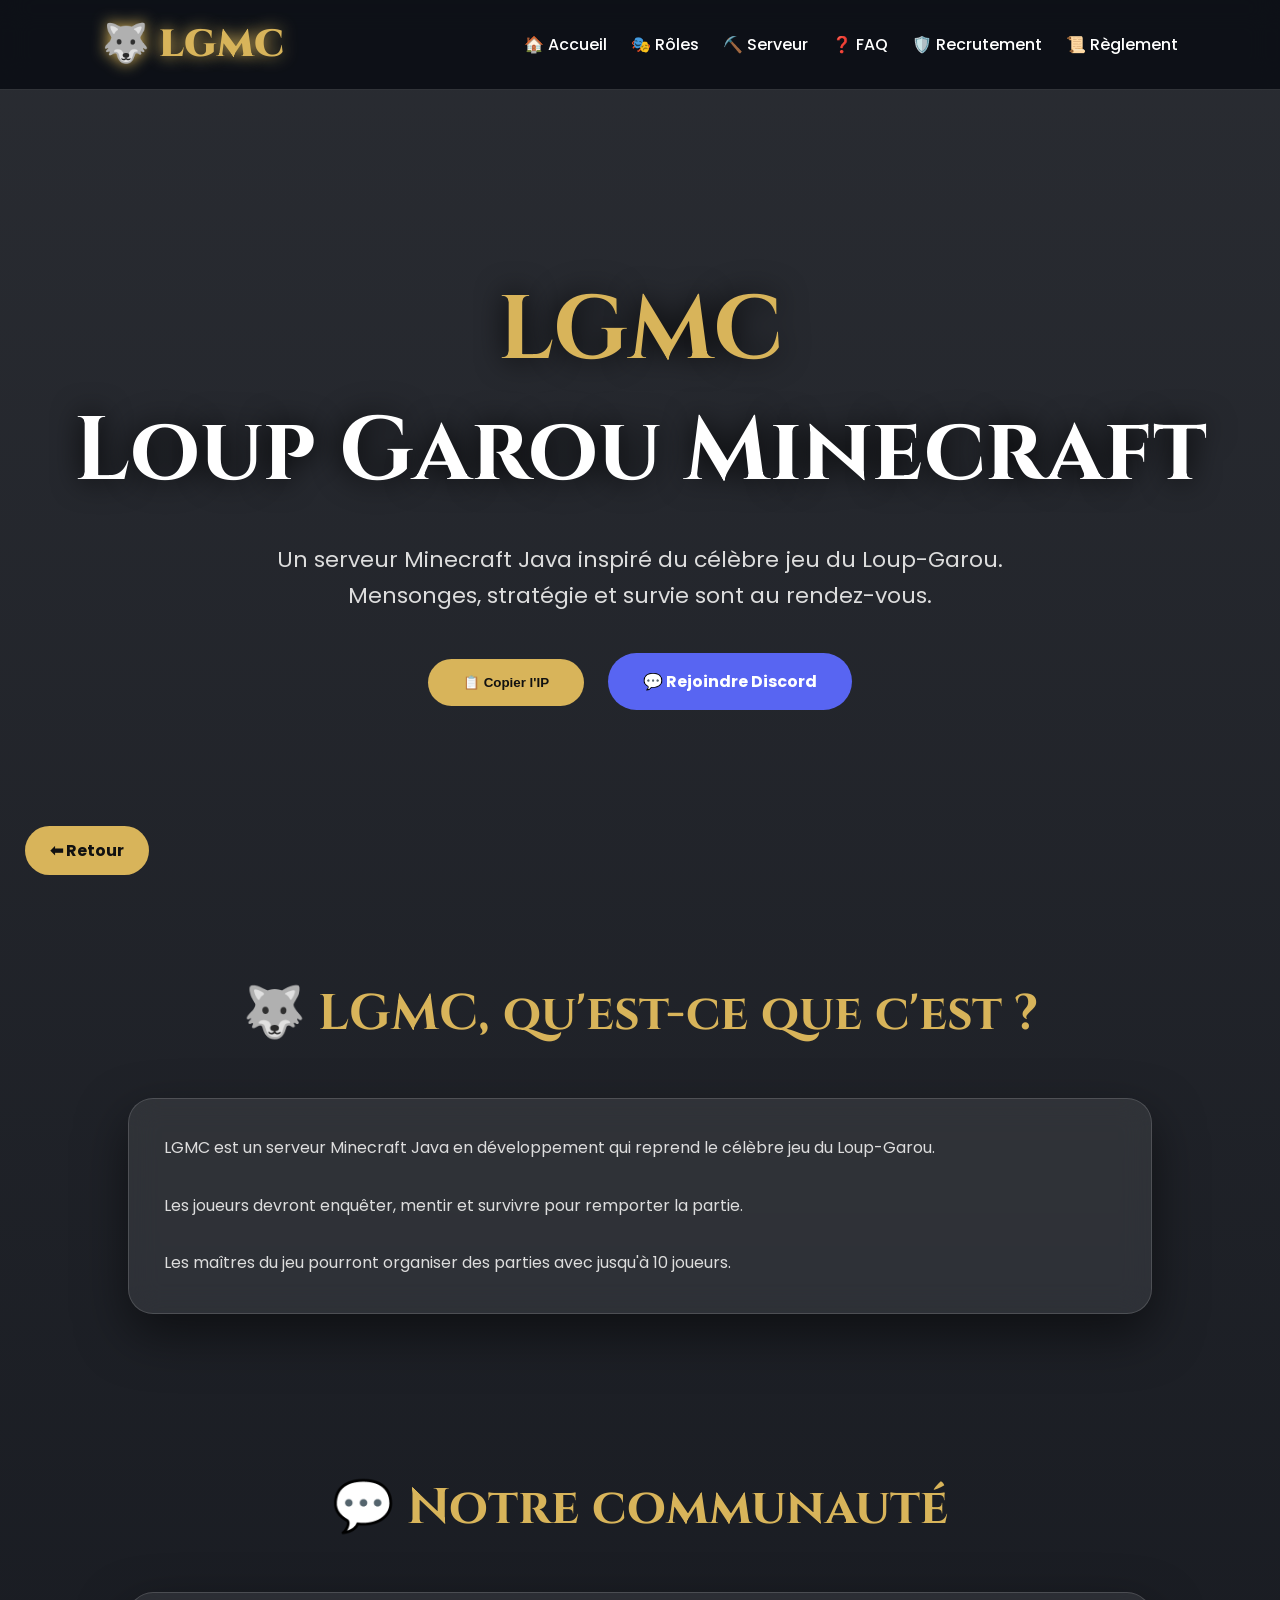
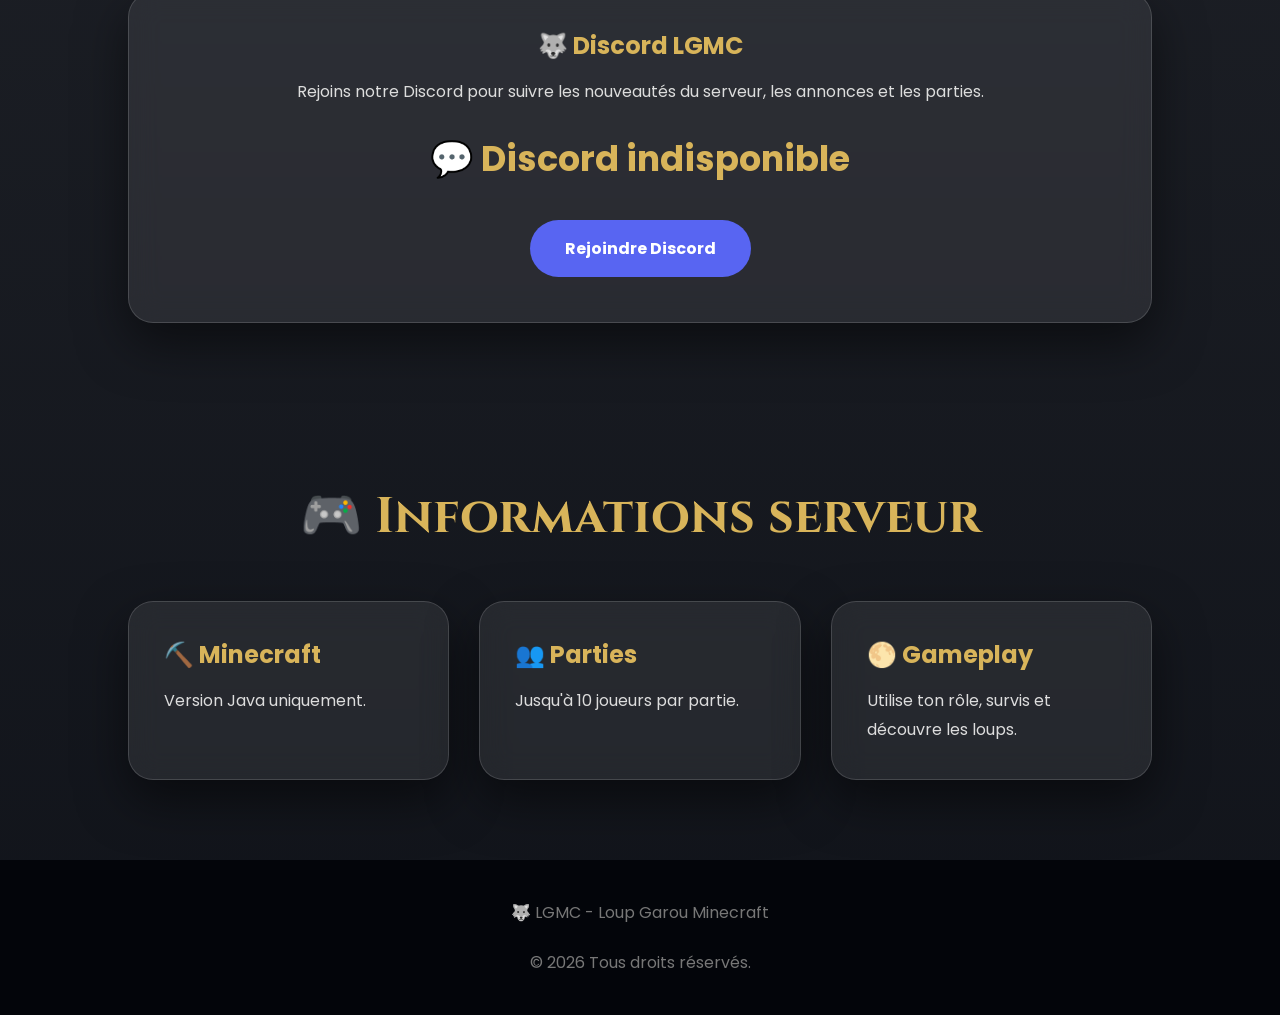
<file: index.html>
<!DOCTYPE html>
<html lang="fr">

<head>

<meta charset="UTF-8">

<meta name="viewport" content="width=device-width, initial-scale=1.0">


<title>🐺 LGMC - Loup Garou Minecraft</title>


<!-- Aperçu Discord -->

<meta property="og:title" content="🐺 LGMC - Loup Garou Minecraft">

<meta property="og:description" content="🌕 LGMC est un serveur Minecraft Java inspiré du célèbre jeu du Loup-Garou. Survis, bluffe et élimine tes ennemis !">

<meta property="og:url" content="https://creeper564.github.io/LGMC">

<meta property="og:type" content="website">

<meta name="theme-color" content="#d8b45a">



<link rel="stylesheet" href="css/style.css">


</head>


<body>



<!-- MENU -->


<nav>


<div class="logo">
🐺 LGMC
</div>



<div class="menu">

<a href="index.html">
🏠 Accueil
</a>


<a href="roles.html">
🎭 Rôles
</a>


<a href="serveur.html">
⛏️ Serveur
</a>


<a href="faq.html">
❓ FAQ
</a>


<a href="recrutement.html">
🛡️ Recrutement
</a>


<a href="reglement.html">
📜 Règlement
</a>


</div>


</nav>





<div id="notify">

✅ IP copiée !

</div>







<!-- HERO -->


<section class="hero">


<div>


<h1>

LGMC

<br>

<span>
Loup Garou Minecraft
</span>

</h1>



<p>

Un serveur Minecraft Java inspiré du célèbre jeu du Loup-Garou.

<br>

Mensonges, stratégie et survie sont au rendez-vous.

</p>





<button class="btn ip" onclick="copyIP()">

📋 Copier l'IP

</button>





<a class="btn discord"

href="https://discord.gg/Cd4FgajU35"

target="_blank">

💬 Rejoindre Discord

</a>



</div>


</section>







<!-- PRESENTATION -->


<section>


<h2 class="title">

🐺 LGMC, qu'est-ce que c'est ?

</h2>



<div class="card">


<p>


LGMC est un serveur Minecraft Java en développement
qui reprend le célèbre jeu du Loup-Garou.


<br><br>


Les joueurs devront enquêter,
mentir et survivre pour remporter la partie.


<br><br>


Les maîtres du jeu pourront organiser
des parties avec jusqu'à 10 joueurs.


</p>


</div>


</section>









<!-- COMMUNAUTE DISCORD -->


<section>


<h2 class="title">

💬 Notre communauté

</h2>



<div class="card discord-card">


<h2>

🐺 Discord LGMC

</h2>



<p>

Rejoins notre Discord pour suivre
les nouveautés du serveur,
les annonces et les parties.

</p>




<div class="members">


💬

<span id="members">

Chargement...

</span>


</div>





<a class="btn discord"

href="https://discord.gg/Cd4FgajU35"

target="_blank">


Rejoindre Discord


</a>



</div>



</section>









<!-- INFORMATIONS -->


<section>


<h2 class="title">

🎮 Informations serveur

</h2>



<div class="grid">



<div class="card">


<h2>
⛏️ Minecraft
</h2>


<p>

Version Java uniquement.

</p>


</div>






<div class="card">


<h2>
👥 Parties
</h2>


<p>

Jusqu'à 10 joueurs par partie.

</p>


</div>






<div class="card">


<h2>
🌕 Gameplay
</h2>


<p>

Utilise ton rôle,
survis et découvre les loups.

</p>


</div>



</div>


</section>









<footer>


🐺 LGMC - Loup Garou Minecraft

<br><br>

© 2026 Tous droits réservés.


</footer>






<a class="back" href="javascript:history.back()">

⬅ Retour

</a>









<!-- SCRIPT IP + DISCORD -->


<script>


// IP Minecraft


const IP = "play.lgmc.fr";



function copyIP(){


navigator.clipboard.writeText(IP);



let notification =
document.getElementById("notify");



notification.style.display="block";



setTimeout(()=>{


notification.style.display="none";


},2500);


}






// COMPTEUR DISCORD


const SERVER_ID = "1505492764035514378";



fetch(`https://discord.com/api/guilds/${SERVER_ID}/widget.json`)



.then(response => response.json())



.then(data => {



document.getElementById("members").innerHTML =

data.presence_count + " membres en ligne";



})



.catch(()=>{


document.getElementById("members").innerHTML =

"Discord indisponible";


});



</script>





</body>

</html>
</file>
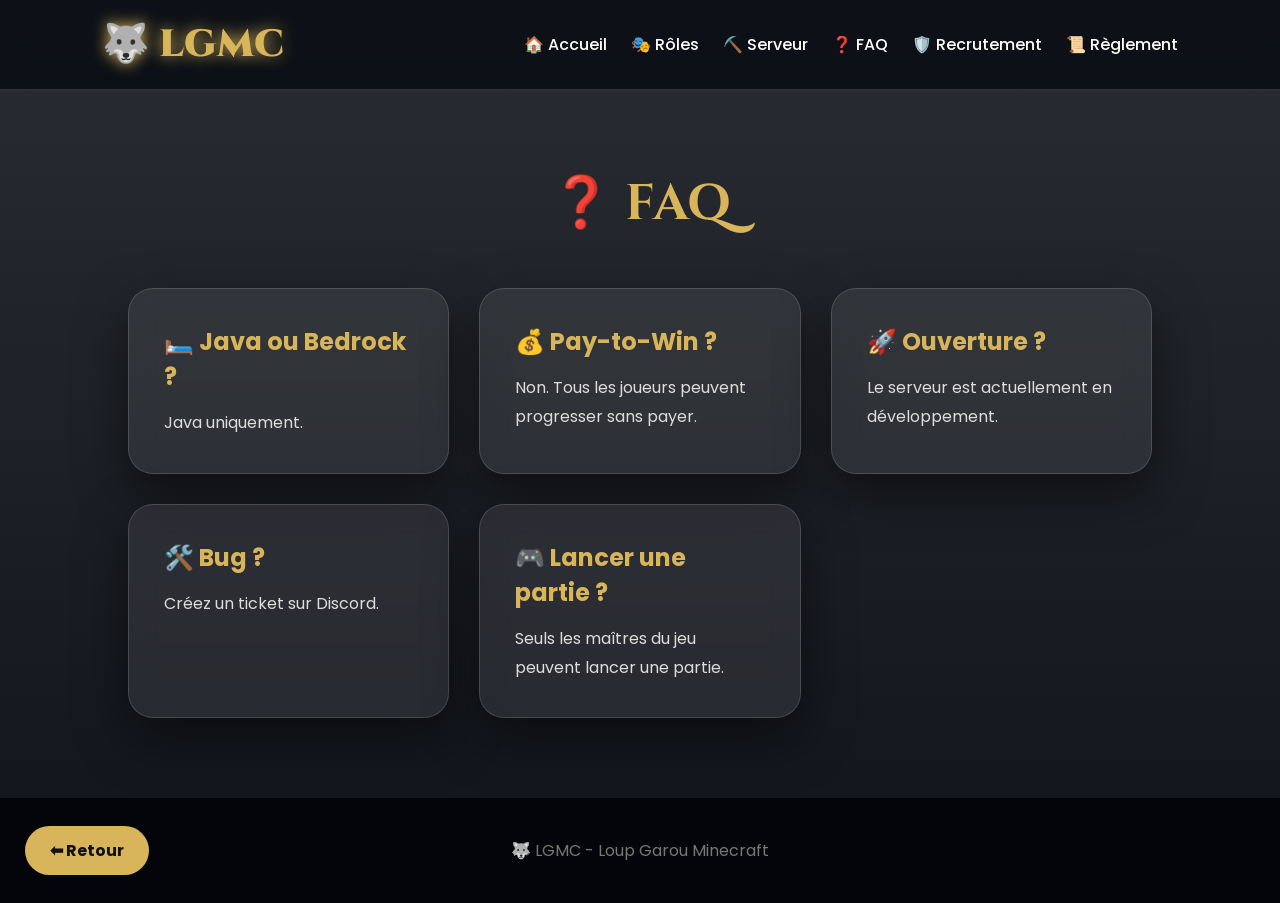
<file: faq.html>
<!DOCTYPE html>
<html lang="fr">

<head>

<meta charset="UTF-8">

<title>LGMC - FAQ</title>

<link rel="stylesheet" href="css/style.css">

</head>


<body>


<nav>

<div class="logo">
🐺 LGMC
</div>


<div class="menu">

<a href="index.html">🏠 Accueil</a>
<a href="roles.html">🎭 Rôles</a>
<a href="serveur.html">⛏️ Serveur</a>
<a href="faq.html">❓ FAQ</a>
<a href="recrutement.html">🛡️ Recrutement</a>
<a href="reglement.html">📜 Règlement</a>

</div>

</nav>



<section>


<h1 class="title">
❓ FAQ
</h1>



<div class="grid">



<div class="card">

<h2>🛏️ Java ou Bedrock ?</h2>

<p>
Java uniquement.
</p>

</div>




<div class="card">

<h2>💰 Pay-to-Win ?</h2>

<p>
Non.
Tous les joueurs peuvent progresser
sans payer.
</p>

</div>




<div class="card">

<h2>🚀 Ouverture ?</h2>

<p>
Le serveur est actuellement
en développement.
</p>

</div>




<div class="card">

<h2>🛠️ Bug ?</h2>

<p>
Créez un ticket sur Discord.
</p>

</div>




<div class="card">

<h2>🎮 Lancer une partie ?</h2>

<p>
Seuls les maîtres du jeu
peuvent lancer une partie.
</p>

</div>



</div>


</section>


<footer>
🐺 LGMC - Loup Garou Minecraft
</footer>



<a class="back" href="javascript:history.back()">
⬅ Retour
</a>


<script src="js/script.js"></script>


</body>
</html>
</file>
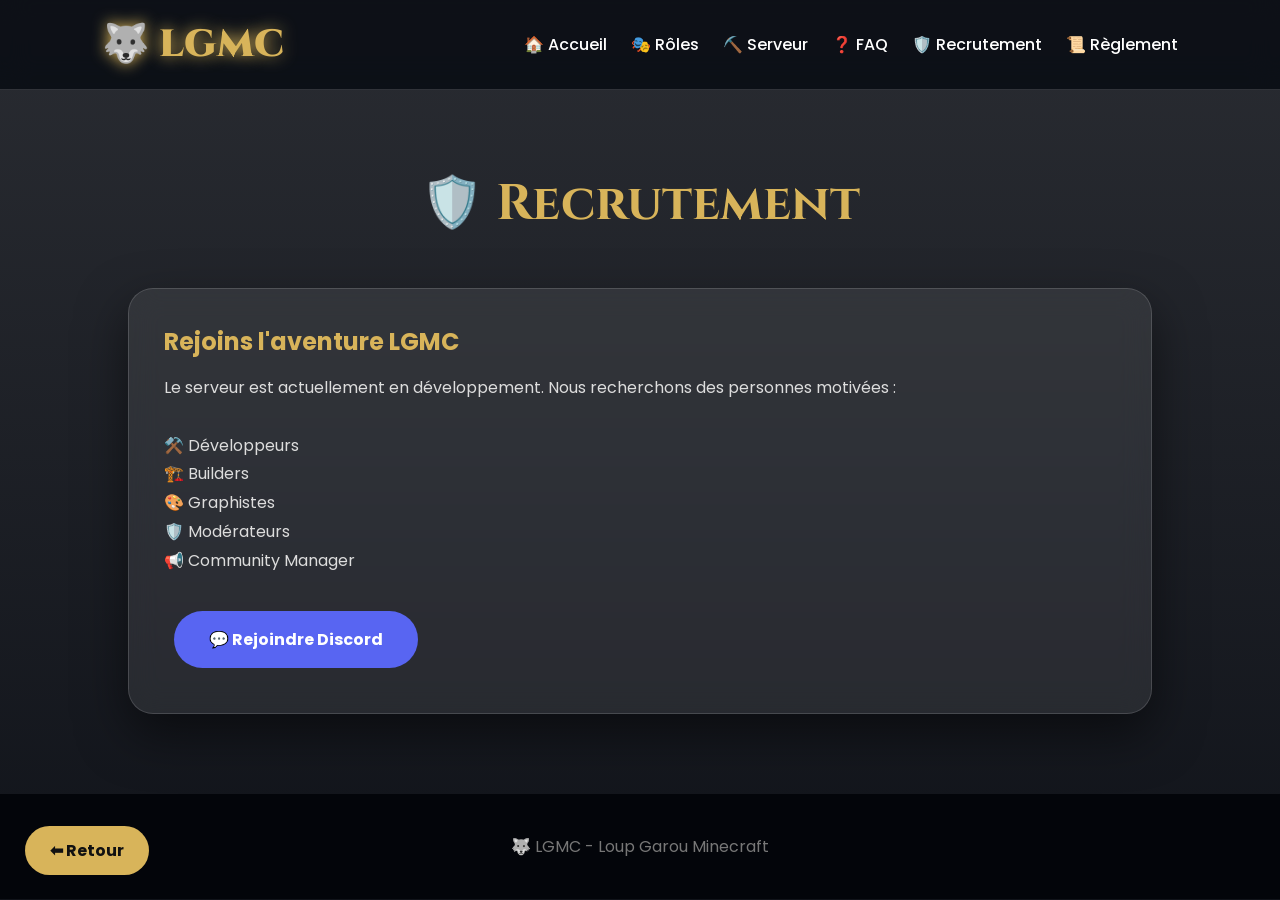
<file: recrutement.html>
<!DOCTYPE html>
<html lang="fr">

<head>

<meta charset="UTF-8">

<title>LGMC - Recrutement</title>

<link rel="stylesheet" href="css/style.css">

</head>


<body>


<nav>

<div class="logo">
🐺 LGMC
</div>


<div class="menu">

<a href="index.html">🏠 Accueil</a>
<a href="roles.html">🎭 Rôles</a>
<a href="serveur.html">⛏️ Serveur</a>
<a href="faq.html">❓ FAQ</a>
<a href="recrutement.html">🛡️ Recrutement</a>
<a href="reglement.html">📜 Règlement</a>

</div>

</nav>



<section>


<h1 class="title">
🛡️ Recrutement
</h1>



<div class="card">


<h2>
Rejoins l'aventure LGMC
</h2>


<p>

Le serveur est actuellement en développement.

Nous recherchons des personnes motivées :

<br><br>

⚒️ Développeurs
<br>
🏗️ Builders
<br>
🎨 Graphistes
<br>
🛡️ Modérateurs
<br>
📢 Community Manager

</p>


<br>


<a class="btn discord"
href="https://discord.gg/Cd4FgajU35"
target="_blank">

💬 Rejoindre Discord

</a>


</div>


</section>



<footer>
🐺 LGMC - Loup Garou Minecraft
</footer>


<a class="back" href="javascript:history.back()">
⬅ Retour
</a>


<script src="js/script.js"></script>


</body>
</html>
</file>
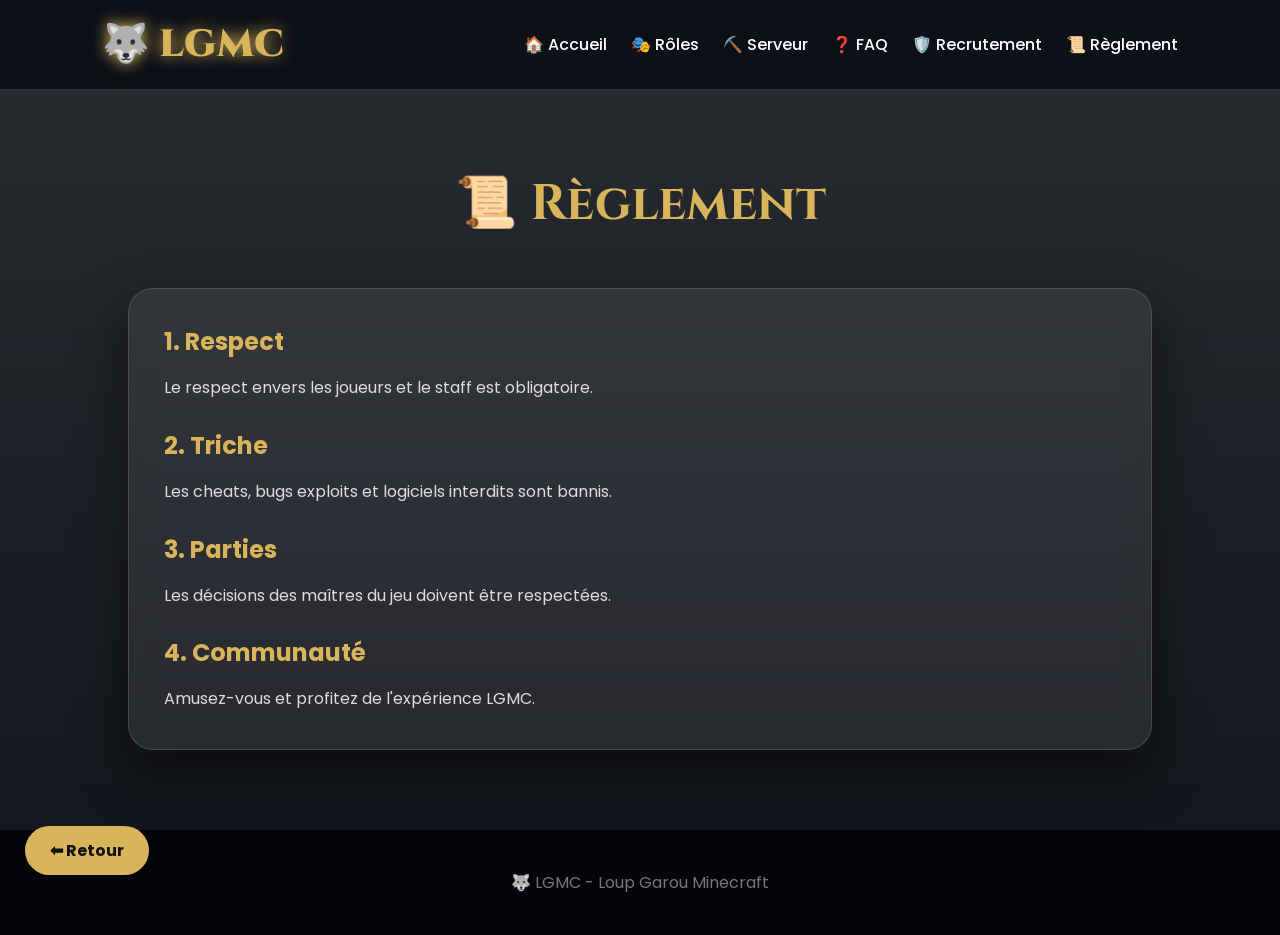
<file: reglement.html>
<!DOCTYPE html>
<html lang="fr">

<head>

<meta charset="UTF-8">

<title>LGMC - Règlement</title>

<link rel="stylesheet" href="css/style.css">

</head>


<body>


<nav>

<div class="logo">
🐺 LGMC
</div>


<div class="menu">

<a href="index.html">🏠 Accueil</a>
<a href="roles.html">🎭 Rôles</a>
<a href="serveur.html">⛏️ Serveur</a>
<a href="faq.html">❓ FAQ</a>
<a href="recrutement.html">🛡️ Recrutement</a>
<a href="reglement.html">📜 Règlement</a>

</div>

</nav>



<section>


<h1 class="title">
📜 Règlement
</h1>



<div class="card">


<h2>1. Respect</h2>

<p>
Le respect envers les joueurs
et le staff est obligatoire.
</p>


<br>


<h2>2. Triche</h2>

<p>
Les cheats, bugs exploits
et logiciels interdits sont bannis.
</p>


<br>


<h2>3. Parties</h2>

<p>
Les décisions des maîtres du jeu
doivent être respectées.
</p>


<br>


<h2>4. Communauté</h2>

<p>
Amusez-vous et profitez
de l'expérience LGMC.
</p>


</div>


</section>


<footer>

🐺 LGMC - Loup Garou Minecraft

</footer>


<a class="back" href="javascript:history.back()">
⬅ Retour
</a>


<script src="js/script.js"></script>


</body>
</html>
</file>
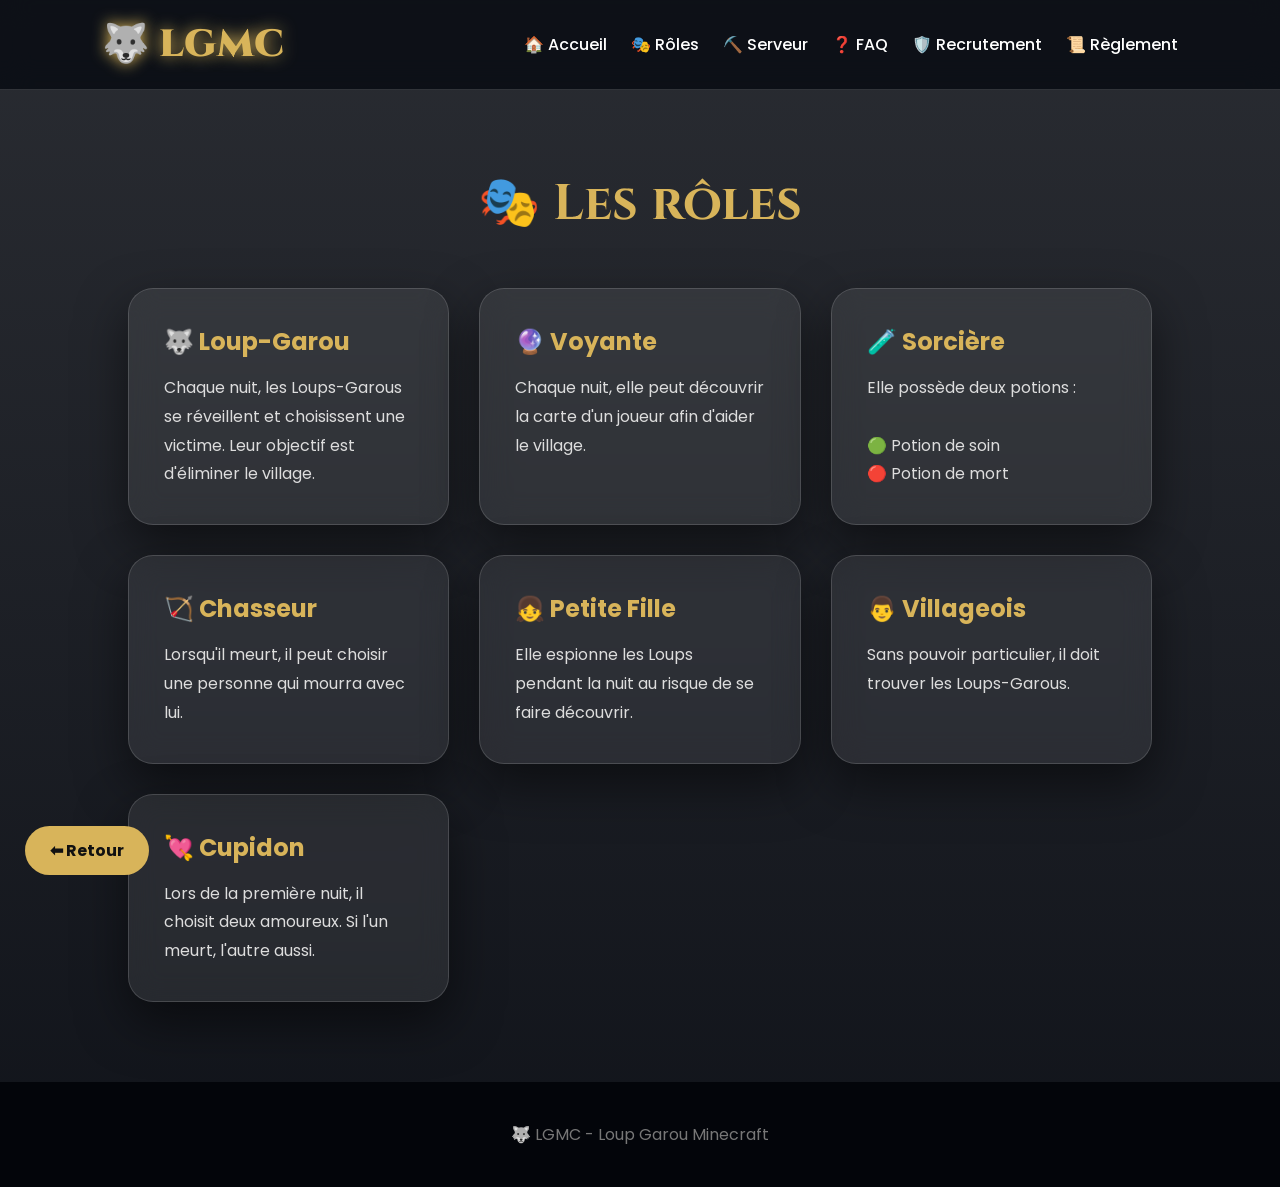
<file: roles.html>
<!DOCTYPE html>
<html lang="fr">

<head>
<meta charset="UTF-8">
<title>LGMC - Les rôles</title>
<link rel="stylesheet" href="css/style.css">
</head>


<body>


<nav>

<div class="logo">🐺 LGMC</div>

<div class="menu">
<a href="index.html">🏠 Accueil</a>
<a href="roles.html">🎭 Rôles</a>
<a href="serveur.html">⛏️ Serveur</a>
<a href="faq.html">❓ FAQ</a>
<a href="recrutement.html">🛡️ Recrutement</a>
<a href="reglement.html">📜 Règlement</a>
</div>

</nav>


<div id="notify">
✅ IP copiée !
</div>



<section>


<h1 class="title">
🎭 Les rôles
</h1>



<div class="grid">


<div class="card">
<h2>🐺 Loup-Garou</h2>

<p>
Chaque nuit, les Loups-Garous se réveillent
et choisissent une victime.
Leur objectif est d'éliminer le village.
</p>

</div>



<div class="card">

<h2>🔮 Voyante</h2>

<p>
Chaque nuit, elle peut découvrir
la carte d'un joueur afin d'aider
le village.
</p>

</div>



<div class="card">

<h2>🧪 Sorcière</h2>

<p>
Elle possède deux potions :
<br><br>
🟢 Potion de soin
<br>
🔴 Potion de mort
</p>

</div>




<div class="card">

<h2>🏹 Chasseur</h2>

<p>
Lorsqu'il meurt, il peut choisir
une personne qui mourra avec lui.
</p>

</div>




<div class="card">

<h2>👧 Petite Fille</h2>

<p>
Elle espionne les Loups pendant
la nuit au risque de se faire découvrir.
</p>

</div>




<div class="card">

<h2>👨 Villageois</h2>

<p>
Sans pouvoir particulier,
il doit trouver les Loups-Garous.
</p>

</div>




<div class="card">

<h2>💘 Cupidon</h2>

<p>
Lors de la première nuit,
il choisit deux amoureux.
Si l'un meurt, l'autre aussi.
</p>

</div>



</div>


</section>



<footer>
🐺 LGMC - Loup Garou Minecraft
</footer>


<a class="back" href="javascript:history.back()">
⬅ Retour
</a>


<script src="js/script.js"></script>


</body>
</html>
</file>
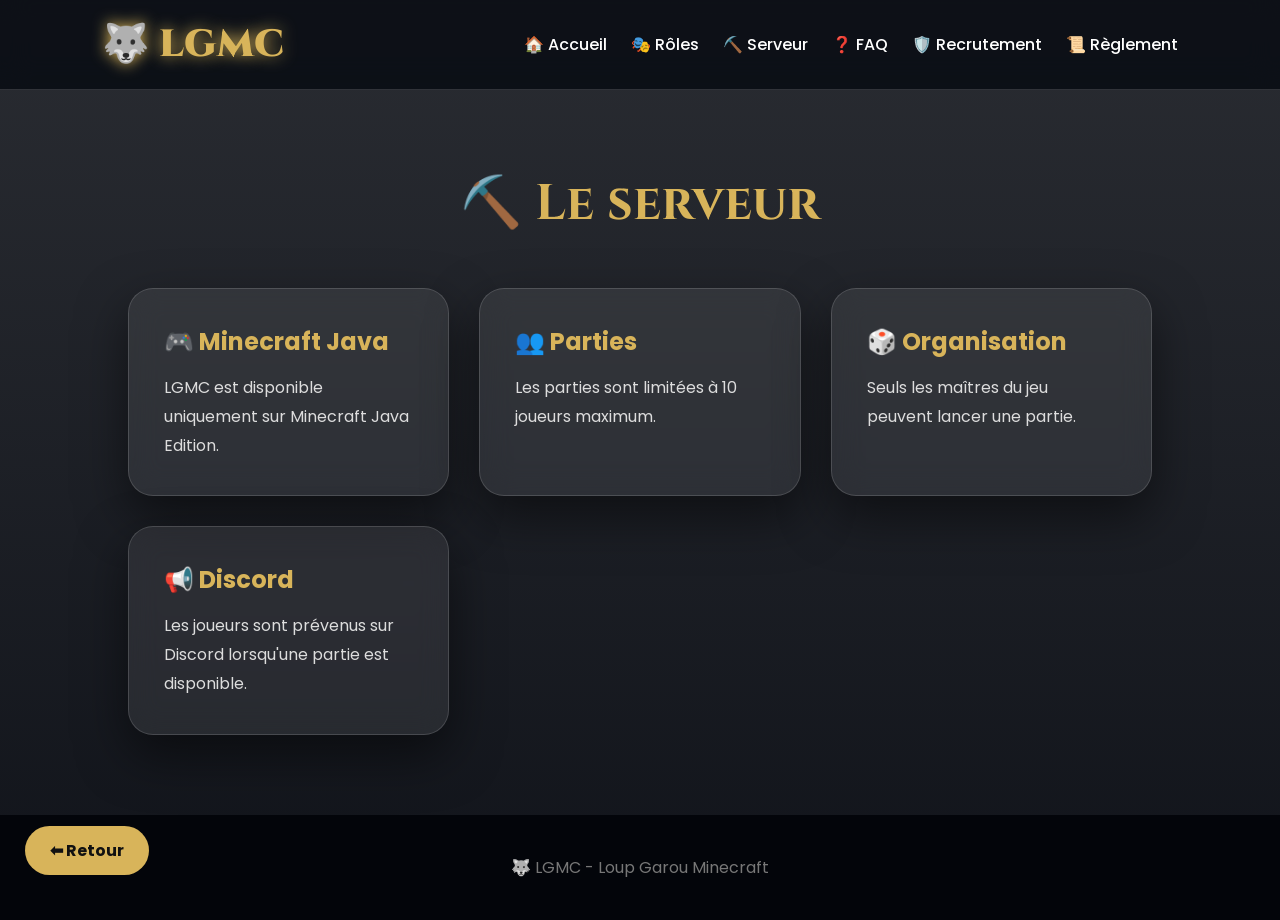
<file: serveur.html>
<!DOCTYPE html>
<html lang="fr">

<head>

<meta charset="UTF-8">

<title>LGMC - Serveur</title>

<link rel="stylesheet" href="css/style.css">

</head>


<body>


<nav>

<div class="logo">
🐺 LGMC
</div>


<div class="menu">

<a href="index.html">🏠 Accueil</a>
<a href="roles.html">🎭 Rôles</a>
<a href="serveur.html">⛏️ Serveur</a>
<a href="faq.html">❓ FAQ</a>
<a href="recrutement.html">🛡️ Recrutement</a>
<a href="reglement.html">📜 Règlement</a>

</div>

</nav>



<div id="notify">
✅ IP copiée !
</div>



<section>


<h1 class="title">
⛏️ Le serveur
</h1>



<div class="grid">


<div class="card">

<h2>🎮 Minecraft Java</h2>

<p>

LGMC est disponible uniquement
sur Minecraft Java Edition.

</p>

</div>



<div class="card">

<h2>👥 Parties</h2>

<p>

Les parties sont limitées
à 10 joueurs maximum.

</p>

</div>



<div class="card">

<h2>🎲 Organisation</h2>

<p>

Seuls les maîtres du jeu
peuvent lancer une partie.

</p>

</div>



<div class="card">

<h2>📢 Discord</h2>

<p>

Les joueurs sont prévenus
sur Discord lorsqu'une partie
est disponible.

</p>

</div>


</div>



</section>



<footer>
🐺 LGMC - Loup Garou Minecraft
</footer>



<a class="back" href="javascript:history.back()">
⬅ Retour
</a>


<script src="js/script.js"></script>

</body>
</html>
</file>
<file: css/style.css>
@import url('https://fonts.googleapis.com/css2?family=Cinzel:wght@700;900&family=Poppins:wght@300;400;500;700&display=swap');


/* =====================
   RESET
===================== */

*{
    margin:0;
    padding:0;
    box-sizing:border-box;
}


html{
    scroll-behavior:smooth;
}


body{

    font-family:'Poppins',sans-serif;

    color:white;

    min-height:100vh;


    background:

    linear-gradient(
        rgba(4,7,14,.85),
        rgba(4,7,14,.95)
    ),

    url("https://images.unsplash.com/photo-1511497584788-876760111969")

    center/cover fixed;

}


/* =====================
   NAVIGATION
===================== */


nav{

    height:90px;

    width:100%;

    display:flex;

    justify-content:space-between;

    align-items:center;

    padding:0 8%;


    background:

    rgba(5,8,15,.75);


    backdrop-filter:blur(15px);


    border-bottom:

    1px solid rgba(255,255,255,.15);


    position:sticky;

    top:0;

    z-index:100;

}



.logo{

    font-family:'Cinzel',serif;

    font-size:38px;

    font-weight:900;

    color:#d8b45a;


    text-shadow:

    0 0 15px #d8b45a;

}




.menu a{

    color:white;

    text-decoration:none;

    margin-left:20px;

    font-weight:500;

    transition:.3s;

}



.menu a:hover{

    color:#d8b45a;

}



/* =====================
   HERO
===================== */


.hero{

    min-height:90vh;

    display:flex;

    justify-content:center;

    align-items:center;

    text-align:center;

    padding:30px;

}



.hero h1{


    font-family:'Cinzel',serif;

    font-size:90px;


    color:#d8b45a;


    text-shadow:

    0 0 30px #000;

}



.hero span{

    color:white;

}



.hero p{

    max-width:800px;

    margin:30px auto;

    color:#ddd;

    font-size:22px;

    line-height:1.6;

}



/* =====================
   BOUTONS
===================== */


.btn{

    display:inline-block;

    padding:16px 35px;

    border-radius:50px;

    text-decoration:none;

    border:none;

    cursor:pointer;

    margin:10px;

    font-weight:bold;

    transition:.3s;

}



.btn:hover{

    transform:translateY(-5px) scale(1.05);

}



.ip{

    background:#d8b45a;

    color:#111;

}



.discord{

    background:#5865f2;

    color:white;

}





/* =====================
   SECTIONS
===================== */


section{

    padding:80px 10%;

}



.title{

    text-align:center;

    font-family:'Cinzel',serif;

    color:#d8b45a;

    font-size:50px;

    margin-bottom:50px;

}





/* =====================
   CARTES
===================== */


.card{


    background:

    rgba(255,255,255,.08);


    border:

    1px solid rgba(255,255,255,.15);


    padding:35px;


    border-radius:25px;


    backdrop-filter:blur(15px);


    box-shadow:

    0 20px 50px rgba(0,0,0,.5);


    transition:.4s;

}



.card:hover{


    transform:translateY(-10px);


    border-color:#d8b45a;

}



.card h2{

    color:#d8b45a;

    margin-bottom:15px;

}



.card p{

    color:#ddd;

    line-height:1.8;

}





.grid{


    display:grid;


    grid-template-columns:

    repeat(auto-fit,minmax(260px,1fr));


    gap:30px;

}





/* =====================
   DISCORD
===================== */


.discord-card{

    text-align:center;

}



.members{


    font-size:35px;


    font-weight:bold;


    color:#d8b45a;


    margin:25px;

}




/* =====================
   NOTIFICATION IP
===================== */


#notify{


    position:fixed;


    top:110px;


    right:30px;


    background:#d8b45a;


    color:#111;


    padding:15px 25px;


    border-radius:30px;


    font-weight:bold;


    display:none;


    z-index:200;

}




/* =====================
   RETOUR
===================== */


.back{


    position:fixed;


    bottom:25px;


    left:25px;


    background:#d8b45a;


    color:#111;


    padding:12px 25px;


    border-radius:40px;


    text-decoration:none;


    font-weight:bold;


    z-index:50;

}




/* =====================
   FOOTER
===================== */


footer{


    background:#03050a;


    padding:40px;


    text-align:center;


    color:#777;


}





/* =====================
   MOBILE
===================== */


@media(max-width:900px){


nav{


    flex-direction:column;


    height:auto;


    padding:20px;


}



.logo{

    margin-bottom:15px;

}



.menu{


    text-align:center;

}



.menu a{


    display:inline-block;


    margin:8px;


}



.hero h1{


    font-size:45px;


}



.hero p{


    font-size:17px;


}



.title{


    font-size:35px;


}


}
</file>
